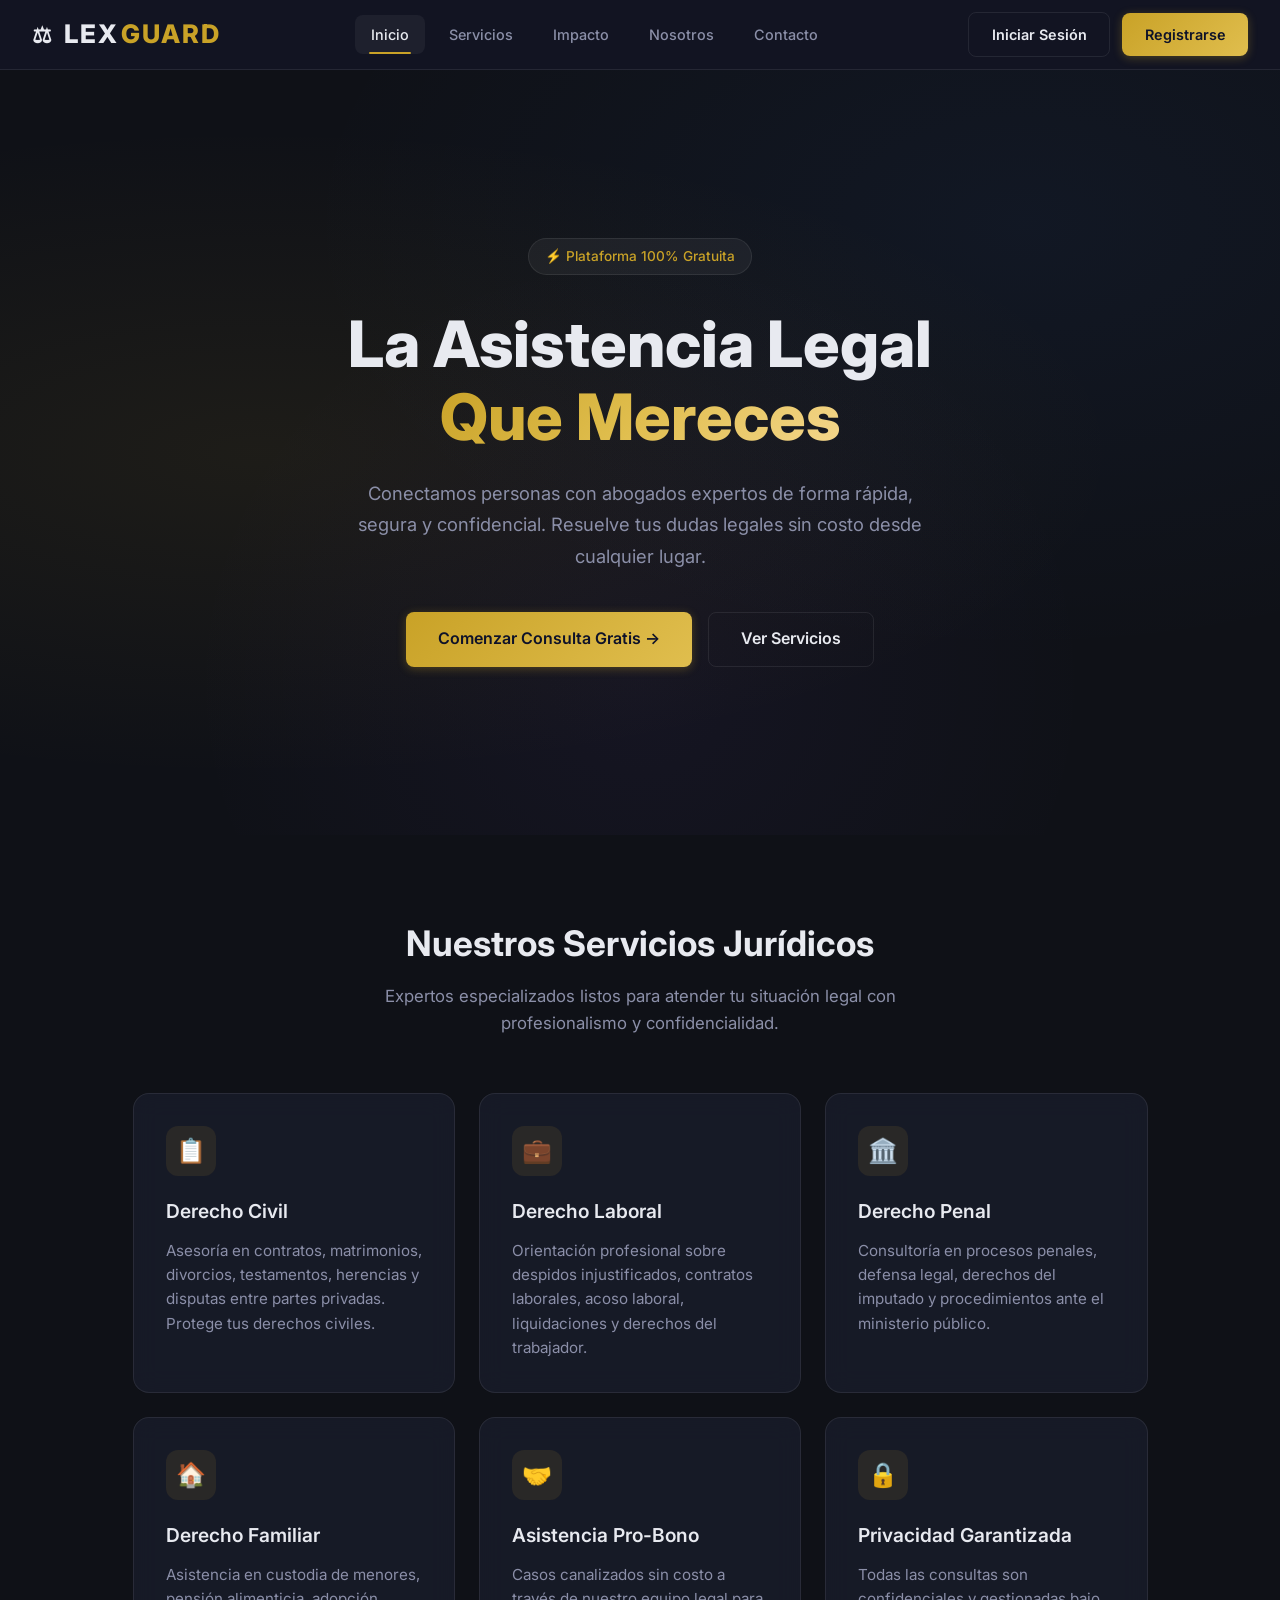
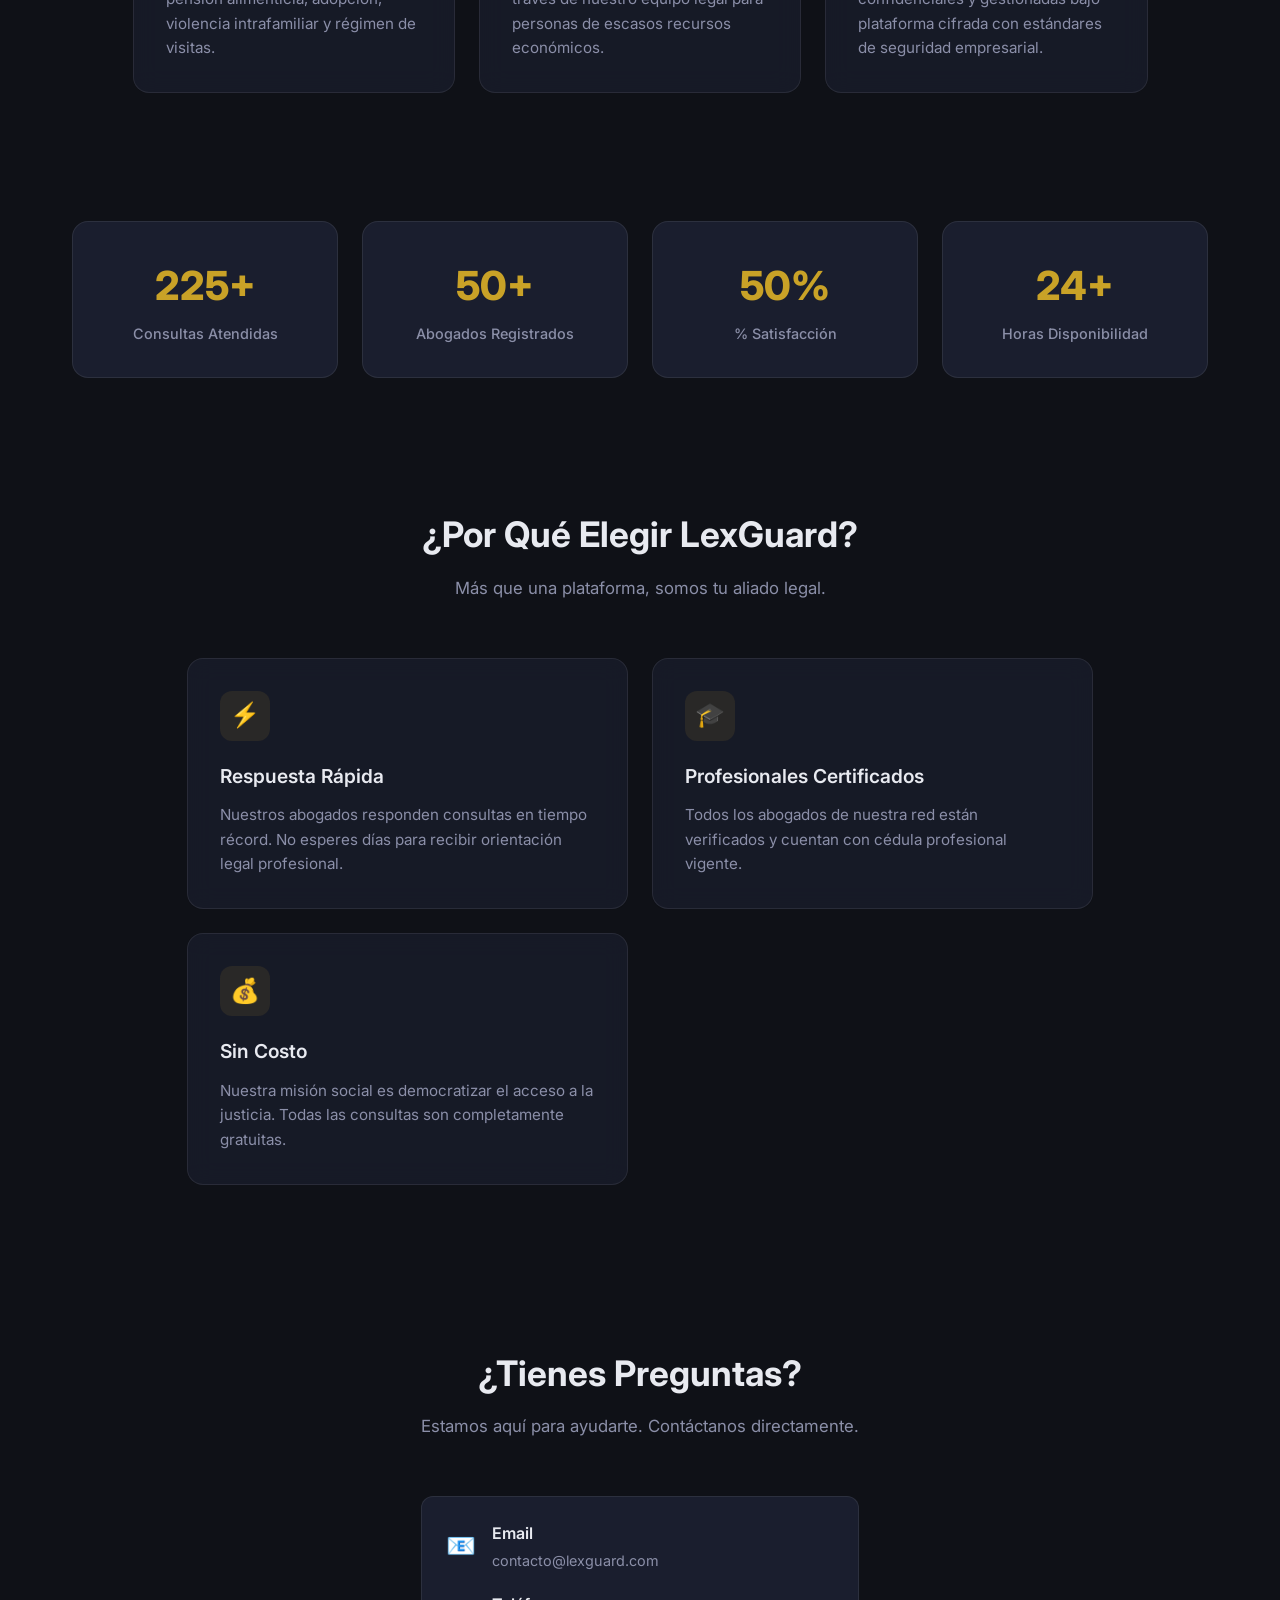
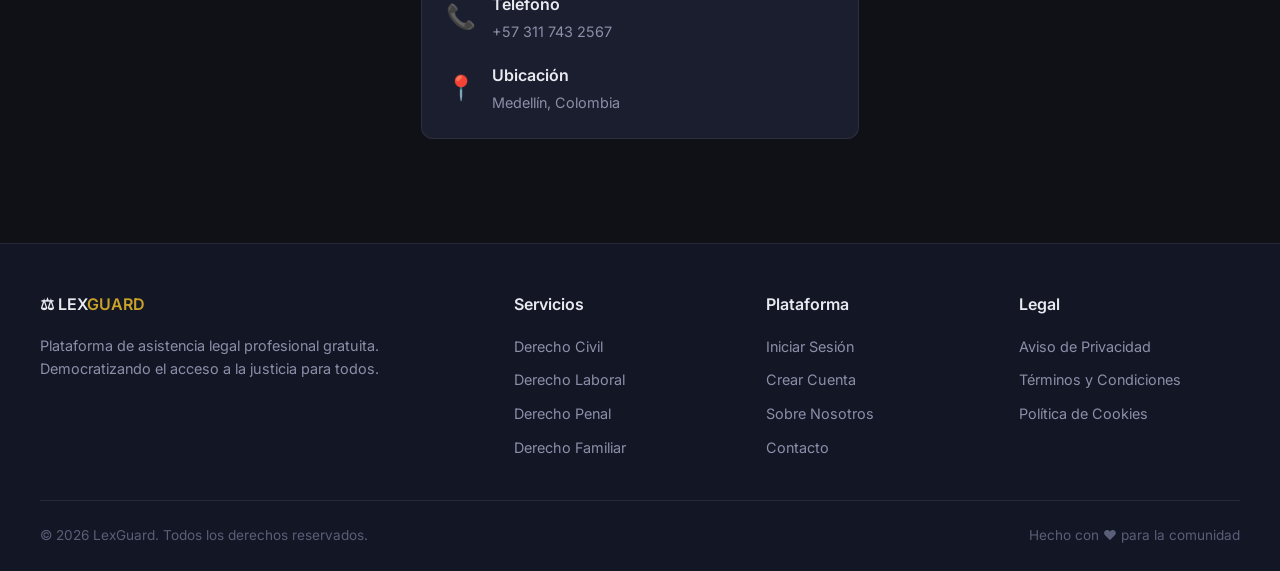
<file: src/main/resources/static/index.html>
<!DOCTYPE html>
<html lang="es">

<head>
    <meta charset="UTF-8">
    <meta name="viewport" content="width=device-width, initial-scale=1.0">
    <meta name="description"
        content="LexGuard — Plataforma de asistencia legal profesional gratuita. Consulta a expertos en derecho civil, laboral y penal desde la comodidad de tu hogar.">
    <title>LexGuard | Asistencia Legal Profesional Gratuita</title>
    <link rel="stylesheet" href="css/style.css">
</head>

<body>

    <nav class="navbar" id="mainNavbar">
        <a href="index.html" class="logo">LEX<span>GUARD</span></a>

        <div class="hamburger" id="hamburgerBtn" onclick="toggleMenu()">
            <span></span><span></span><span></span>
        </div>

        <div class="nav-links" id="navLinks">
            <a href="#inicio" class="active">Inicio</a>
            <a href="#servicios">Servicios</a>
            <a href="#estadisticas">Impacto</a>
            <a href="#nosotros">Nosotros</a>
            <a href="#contacto">Contacto</a>
        </div>

        <div class="auth-buttons" id="authSection">
            <a href="login.html" class="btn btn-outline">Iniciar Sesión</a>
            <a href="registro.html" class="btn btn-primary">Registrarse</a>
        </div>
    </nav>

    <section class="hero" id="inicio">
        <div class="hero-content">
            <div class="hero-badge">
                ⚡ Plataforma 100% Gratuita
            </div>
            <h1>
                La Asistencia Legal<br>
                <span class="gradient-text">Que Mereces</span>
            </h1>
            <p>Conectamos personas con abogados expertos de forma rápida, segura y confidencial. Resuelve tus dudas
                legales sin costo desde cualquier lugar.</p>
            <div class="hero-buttons">
                <a href="registro.html" class="btn btn-primary">Comenzar Consulta Gratis →</a>
                <a href="#servicios" class="btn btn-outline">Ver Servicios</a>
            </div>
        </div>
    </section>

    <section class="section" id="servicios">
        <div class="section-header">
            <h2>Nuestros Servicios Jurídicos</h2>
            <p>Expertos especializados listos para atender tu situación legal con profesionalismo y confidencialidad.
            </p>
        </div>
        <div class="services-grid">
            <div class="service-card">
                <div class="service-icon">📋</div>
                <h3>Derecho Civil</h3>
                <p>Asesoría en contratos, matrimonios, divorcios, testamentos, herencias y disputas entre partes
                    privadas. Protege tus derechos civiles.</p>
            </div>
            <div class="service-card">
                <div class="service-icon">💼</div>
                <h3>Derecho Laboral</h3>
                <p>Orientación profesional sobre despidos injustificados, contratos laborales, acoso laboral,
                    liquidaciones y derechos del trabajador.</p>
            </div>
            <div class="service-card">
                <div class="service-icon">🏛️</div>
                <h3>Derecho Penal</h3>
                <p>Consultoría en procesos penales, defensa legal, derechos del imputado y procedimientos ante el
                    ministerio público.</p>
            </div>
            <div class="service-card">
                <div class="service-icon">🏠</div>
                <h3>Derecho Familiar</h3>
                <p>Asistencia en custodia de menores, pensión alimenticia, adopción, violencia intrafamiliar y régimen
                    de visitas.</p>
            </div>
            <div class="service-card">
                <div class="service-icon">🤝</div>
                <h3>Asistencia Pro-Bono</h3>
                <p>Casos canalizados sin costo a través de nuestro equipo legal para personas de escasos recursos
                    económicos.</p>
            </div>
            <div class="service-card">
                <div class="service-icon">🔒</div>
                <h3>Privacidad Garantizada</h3>
                <p>Todas las consultas son confidenciales y gestionadas bajo plataforma cifrada con estándares de
                    seguridad empresarial.</p>
            </div>
        </div>
    </section>

    <section id="estadisticas">
        <div class="stats-bar">
            <div class="stat-item">
                <div class="stat-number" data-target="500">0</div>
                <div class="stat-label">Consultas Atendidas</div>
            </div>
            <div class="stat-item">
                <div class="stat-number" data-target="120">0</div>
                <div class="stat-label">Abogados Registrados</div>
            </div>
            <div class="stat-item">
                <div class="stat-number" data-target="95">0</div>
                <div class="stat-label">% Satisfacción</div>
            </div>
            <div class="stat-item">
                <div class="stat-number" data-target="24">0</div>
                <div class="stat-label">Horas Disponibilidad</div>
            </div>
        </div>
    </section>

    
    <section class="section" id="nosotros">
        <div class="section-header">
            <h2>¿Por Qué Elegir LexGuard?</h2>
            <p>Más que una plataforma, somos tu aliado legal.</p>
        </div>
        <div class="services-grid">
            <div class="service-card">
                <div class="service-icon">⚡</div>
                <h3>Respuesta Rápida</h3>
                <p>Nuestros abogados responden consultas en tiempo récord. No esperes días para recibir orientación
                    legal profesional.</p>
            </div>
            <div class="service-card">
                <div class="service-icon">🎓</div>
                <h3>Profesionales Certificados</h3>
                <p>Todos los abogados de nuestra red están verificados y cuentan con cédula profesional vigente.</p>
            </div>
            <div class="service-card">
                <div class="service-icon">💰</div>
                <h3>Sin Costo</h3>
                <p>Nuestra misión social es democratizar el acceso a la justicia. Todas las consultas son completamente
                    gratuitas.</p>
            </div>
        </div>
    </section>

    
    <section class="section" id="contacto">
        <div class="section-header">
            <h2>¿Tienes Preguntas?</h2>
            <p>Estamos aquí para ayudarte. Contáctanos directamente.</p>
        </div>
        <div style="max-width: 500px; margin: 0 auto;">
            <div class="card">
                <div style="display: grid; gap: 1.25rem;">
                    <div style="display: flex; align-items: center; gap: 1rem;">
                        <span style="font-size: 1.5rem;">📧</span>
                        <div>
                            <div style="font-weight: 600; margin-bottom: 0.15rem;">Email</div>
                            <div style="color: var(--text-secondary); font-size: 0.9rem;">contacto@lexguard.com</div>
                        </div>
                    </div>
                    <div style="display: flex; align-items: center; gap: 1rem;">
                        <span style="font-size: 1.5rem;">📞</span>
                        <div>
                            <div style="font-weight: 600; margin-bottom: 0.15rem;">Teléfono</div>
                            <div style="color: var(--text-secondary); font-size: 0.9rem;">+57 311 743 2567</div>
                        </div>
                    </div>
                    <div style="display: flex; align-items: center; gap: 1rem;">
                        <span style="font-size: 1.5rem;">📍</span>
                        <div>
                            <div style="font-weight: 600; margin-bottom: 0.15rem;">Ubicación</div>
                            <div style="color: var(--text-secondary); font-size: 0.9rem;">Medellín, Colombia</div>
                        </div>
                    </div>
                </div>
            </div>
        </div>
    </section>

    <footer class="footer">
        <div class="footer-grid">
            <div class="footer-col">
                <h4>⚖ LEX<span style="color: var(--accent);">GUARD</span></h4>
                <p>Plataforma de asistencia legal profesional gratuita. Democratizando el acceso a la justicia para
                    todos.</p>
            </div>
            <div class="footer-col">
                <h4>Servicios</h4>
                <ul>
                    <li><a href="#servicios">Derecho Civil</a></li>
                    <li><a href="#servicios">Derecho Laboral</a></li>
                    <li><a href="#servicios">Derecho Penal</a></li>
                    <li><a href="#servicios">Derecho Familiar</a></li>
                </ul>
            </div>
            <div class="footer-col">
                <h4>Plataforma</h4>
                <ul>
                    <li><a href="login.html">Iniciar Sesión</a></li>
                    <li><a href="registro.html">Crear Cuenta</a></li>
                    <li><a href="#nosotros">Sobre Nosotros</a></li>
                    <li><a href="#contacto">Contacto</a></li>
                </ul>
            </div>
            <div class="footer-col">
                <h4>Legal</h4>
                <ul>
                    <li><a href="#">Aviso de Privacidad</a></li>
                    <li><a href="#">Términos y Condiciones</a></li>
                    <li><a href="#">Política de Cookies</a></li>
                </ul>
            </div>
        </div>
        <div class="footer-bottom">
            <span>© 2026 LexGuard. Todos los derechos reservados.</span>
            <span>Hecho con ❤️ para la comunidad</span>
        </div>
    </footer>

    <script src="js/auth.js"></script>
    <script>
        // --- Auth-aware navbar ---
        document.addEventListener("DOMContentLoaded", () => {
            if (auth.isAuthenticated()) {
                const user = auth.getUser();
                document.getElementById('authSection').innerHTML = `
                    <span style="color: var(--text-secondary); font-size: 0.9rem;">Hola, <strong style="color: var(--text-primary);">${user.nombre || 'Usuario'}</strong></span>
                    <a href="dashboard.html" class="btn btn-primary">Mi Panel</a>
                    <button class="btn btn-outline" onclick="logout()">Salir</button>
                `;
            }
        });

        // --- Hamburger Menu ---
        function toggleMenu() {
            document.getElementById('navLinks').classList.toggle('open');
            document.getElementById('hamburgerBtn').classList.toggle('active');
        }

        // Close menu on link click (mobile)
        document.querySelectorAll('.nav-links a').forEach(link => {
            link.addEventListener('click', () => {
                document.getElementById('navLinks').classList.remove('open');
                document.getElementById('hamburgerBtn').classList.remove('active');
            });
        });

        // --- Stat Counter Animation ---
        const statNumbers = document.querySelectorAll('.stat-number[data-target]');
        const observerOptions = { threshold: 0.5 };
        const statsObserver = new IntersectionObserver((entries) => {
            entries.forEach(entry => {
                if (entry.isIntersecting) {
                    const el = entry.target;
                    const target = parseInt(el.getAttribute('data-target'));
                    let current = 0;
                    const increment = Math.ceil(target / 60);
                    const suffix = el.closest('.stat-item').querySelector('.stat-label').textContent.includes('%') ? '%' : '+';
                    const timer = setInterval(() => {
                        current += increment;
                        if (current >= target) {
                            current = target;
                            clearInterval(timer);
                        }
                        el.textContent = current + suffix;
                    }, 25);
                    statsObserver.unobserve(el);
                }
            });
        }, observerOptions);

        statNumbers.forEach(num => statsObserver.observe(num));

        // --- Active nav link on scroll ---
        const sections = document.querySelectorAll('section[id]');
        window.addEventListener('scroll', () => {
            const scrollY = window.scrollY + 100;
            sections.forEach(sec => {
                const top = sec.offsetTop;
                const height = sec.offsetHeight;
                const id = sec.getAttribute('id');
                const link = document.querySelector(`.nav-links a[href="#${id}"]`);
                if (link) {
                    if (scrollY >= top && scrollY < top + height) {
                        document.querySelectorAll('.nav-links a').forEach(a => a.classList.remove('active'));
                        link.classList.add('active');
                    }
                }
            });
        });
    </script>
</body>

</html>
</file>
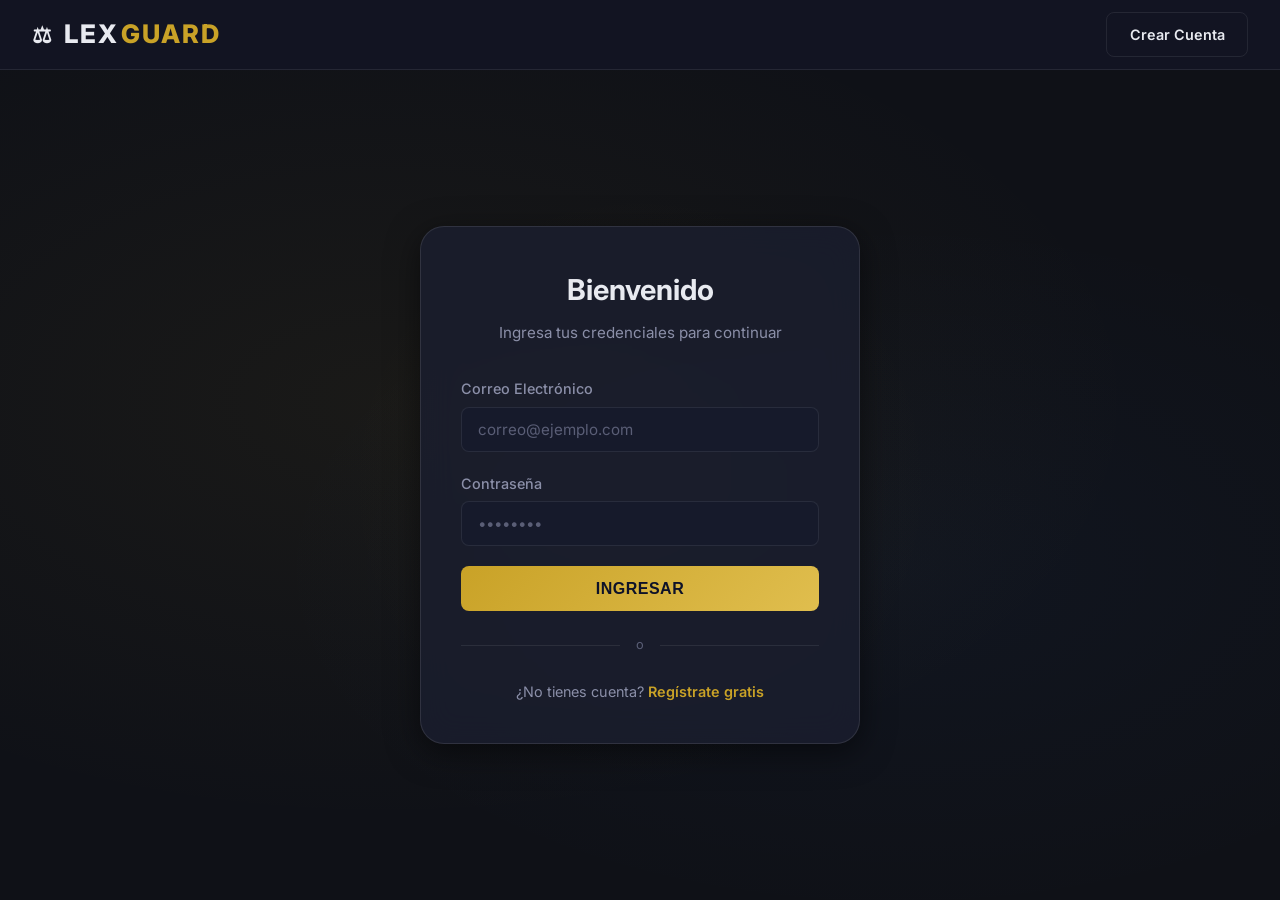
<file: src/main/resources/static/admin.html>
<!DOCTYPE html>
<html lang="es">
<head>
    <meta charset="UTF-8">
    <meta name="viewport" content="width=device-width, initial-scale=1.0">
    <meta name="description" content="Panel de Administración LexGuard — Gestión de usuarios y consultas.">
    <title>Administración | LexGuard</title>
    <link rel="stylesheet" href="css/style.css">
</head>
<body>

    <nav class="navbar">
        <a href="index.html" class="logo">LEX<span>GUARD</span></a>
        <div style="display: flex; align-items: center; gap: 1rem;">
            <button class="btn btn-outline btn-sm" onclick="logout()">Cerrar Sesión</button>
        </div>
    </nav>

    <div class="dashboard-wrapper">

        <aside class="sidebar">
            <div class="sidebar-profile">
                <div class="profile-name" id="sidebarName">Admin</div>
                <div class="profile-role">ADMINISTRADOR</div>
            </div>
            <ul class="sidebar-menu">
                <li><a href="#" class="active" onclick="switchAdminView('stats', this)"><span class="menu-icon">📊</span> Estadísticas</a></li>
                <li><a href="#" onclick="switchAdminView('users', this)"><span class="menu-icon">👥</span> Usuarios</a></li>
                <li><a href="#" onclick="switchAdminView('queries', this)"><span class="menu-icon">📋</span> Consultas</a></li>
            </ul>
            <div class="sidebar-bottom">
                <a href="dashboard.html" style="color: var(--text-secondary); text-decoration: none; font-size: 0.85rem;">← Panel Principal</a>
            </div>
        </aside>

        
        <main class="dashboard-main">

            <div id="alertMsg" class="alert" style="display: none;"></div>

            
            <div id="viewStats" class="admin-view">
                <div class="page-header">
                    <h1>Estadísticas del Sistema</h1>
                    <p>Visión general del estado de la plataforma</p>
                </div>
                <div class="stats-grid">
                    <div class="stat-card">
                        <div class="stat-icon">👥</div>
                        <div class="stat-value" id="sTotalUsers">-</div>
                        <div class="stat-label">Total Usuarios</div>
                    </div>
                    <div class="stat-card">
                        <div class="stat-icon">👤</div>
                        <div class="stat-value" id="sClientes">-</div>
                        <div class="stat-label">Clientes</div>
                    </div>
                    <div class="stat-card">
                        <div class="stat-icon">⚖️</div>
                        <div class="stat-value" id="sAbogados">-</div>
                        <div class="stat-label">Abogados</div>
                    </div>
                    <div class="stat-card">
                        <div class="stat-icon">🔑</div>
                        <div class="stat-value" id="sAdmins">-</div>
                        <div class="stat-label">Admins</div>
                    </div>
                </div>
                <div class="stats-grid" style="margin-top: 0;">
                    <div class="stat-card">
                        <div class="stat-icon">📝</div>
                        <div class="stat-value" id="sTotalConsultas">-</div>
                        <div class="stat-label">Total Consultas</div>
                    </div>
                    <div class="stat-card">
                        <div class="stat-icon">⏳</div>
                        <div class="stat-value" id="sPendientes">-</div>
                        <div class="stat-label">Pendientes</div>
                    </div>
                    <div class="stat-card">
                        <div class="stat-icon">✅</div>
                        <div class="stat-value" id="sResueltas">-</div>
                        <div class="stat-label">Resueltas</div>
                    </div>
                </div>
            </div>


            <div id="viewUsers" class="admin-view" style="display:none;">
                <div class="page-header">
                    <h1>Gestión de Usuarios</h1>
                    <p>Administra las cuentas y roles de la plataforma</p>
                </div>
                <div class="card">
                    <div class="card-header">
                        <h3>Usuarios Registrados</h3>
                    </div>
                    <div class="table-wrapper">
                        <table class="data-table" id="usersTable">
                            <thead>
                                <tr>
                                    <th>ID</th>
                                    <th>Nombre</th>
                                    <th>Email</th>
                                    <th>Rol</th>
                                    <th>Acciones</th>
                                </tr>
                            </thead>
                            <tbody id="usersBody">
                                <tr><td colspan="5" style="text-align:center; padding: 2rem; color: var(--text-secondary);">Cargando...</td></tr>
                            </tbody>
                        </table>
                    </div>
                </div>
            </div>


            <div id="viewQueries" class="admin-view" style="display:none;">
                <div class="page-header">
                    <h1>Todas las Consultas</h1>
                    <p>Registro completo de consultas legales</p>
                </div>
                <div class="card">
                    <div class="card-header">
                        <h3>Consultas del Sistema</h3>
                        <div style="display: flex; gap: 0.5rem;">
                            <button class="btn btn-sm btn-outline filter-btn active" onclick="filterAdminQ('TODAS', this)">Todas</button>
                            <button class="btn btn-sm btn-outline filter-btn" onclick="filterAdminQ('PENDIENTE', this)">Pendientes</button>
                            <button class="btn btn-sm btn-outline filter-btn" onclick="filterAdminQ('RESUELTA', this)">Resueltas</button>
                        </div>
                    </div>
                    <div class="table-wrapper">
                        <table class="data-table">
                            <thead>
                                <tr>
                                    <th>ID</th>
                                    <th>Título</th>
                                    <th>Estado</th>
                                    <th>Cliente</th>
                                    <th>Fecha</th>
                                    <th>Acciones</th>
                                </tr>
                            </thead>
                            <tbody id="queriesBody">
                                <tr><td colspan="6" style="text-align:center; padding: 2rem; color: var(--text-secondary);">Cargando...</td></tr>
                            </tbody>
                        </table>
                    </div>
                </div>
            </div>

        </main>
    </div>

    <script src="js/auth.js"></script>
    <script src="js/api.js"></script>
    <script>
        // Protect: only ADMIN
        auth.protectRoute();
        const user = auth.getUser();
        if (user.rol !== 'ADMIN') {
            window.location.href = 'dashboard.html';
        }
        document.getElementById('sidebarName').textContent = user.nombre || 'Admin';

        let allUsers = [];
        let allQueries = [];

        function switchAdminView(view, linkEl) {
            document.querySelectorAll('.admin-view').forEach(v => v.style.display = 'none');
            document.getElementById('view' + view.charAt(0).toUpperCase() + view.slice(1)).style.display = 'block';
            document.querySelectorAll('.sidebar-menu a').forEach(a => a.classList.remove('active'));
            if (linkEl) linkEl.classList.add('active');

            if (view === 'stats') loadStats();
            if (view === 'users') loadUsers();
            if (view === 'queries') loadQueries();
        }

        async function loadStats() {
            const uStats = await fetchApi('/usuarios/stats', { method: 'GET' });
            if (uStats && !uStats.isError) {
                document.getElementById('sTotalUsers').textContent = uStats.totalUsuarios || 0;
                document.getElementById('sClientes').textContent = uStats.clientes || 0;
                document.getElementById('sAbogados').textContent = uStats.abogados || 0;
                document.getElementById('sAdmins').textContent = uStats.admins || 0;
            }
            const cStats = await fetchApi('/consultas/estadisticas', { method: 'GET' });
            if (cStats && !cStats.isError) {
                document.getElementById('sTotalConsultas').textContent = cStats.totalConsultas || 0;
                document.getElementById('sPendientes').textContent = cStats.pendientes || 0;
                document.getElementById('sResueltas').textContent = cStats.resueltas || 0;
            }
        }

        async function loadUsers() {
            const users = await fetchApi('/usuarios', { method: 'GET' });
            if (users && !users.isError) {
                allUsers = users;
                renderUsersTable(users);
            }
        }

        function renderUsersTable(users) {
            const tbody = document.getElementById('usersBody');
            if (!users || users.length === 0) {
                tbody.innerHTML = '<tr><td colspan="5" style="text-align:center; padding: 2rem; color: var(--text-secondary);">No hay usuarios</td></tr>';
                return;
            }
            tbody.innerHTML = users.map(u => `
                <tr>
                    <td>#${u.id}</td>
                    <td style="font-weight: 600;">${escapeHtml(u.nombreCompleto)}</td>
                    <td style="color: var(--text-secondary);">${escapeHtml(u.email)}</td>
                    <td>
                        <select onchange="changeRole(${u.id}, this.value)" style="background: var(--bg-input); color: var(--text-primary); border: 1px solid var(--glass-border); border-radius: 6px; padding: 0.3rem 0.5rem; font-size: 0.8rem; cursor: pointer;">
                            <option value="CLIENTE" ${u.rol === 'CLIENTE' ? 'selected' : ''}>Cliente</option>
                            <option value="ABOGADO" ${u.rol === 'ABOGADO' ? 'selected' : ''}>Abogado</option>
                            <option value="ADMIN" ${u.rol === 'ADMIN' ? 'selected' : ''}>Admin</option>
                        </select>
                    </td>
                    <td>
                        <div class="table-actions">
                            <button class="btn btn-danger btn-sm" onclick="deleteUser(${u.id}, '${escapeHtml(u.nombreCompleto)}')">Eliminar</button>
                        </div>
                    </td>
                </tr>
            `).join('');
        }


        async function changeRole(userId, newRole) {
            const res = await fetchApi(`/usuarios/${userId}/rol`, {
                method: 'PUT',
                body: JSON.stringify({ rol: newRole })
            });
            if (res && !res.isError) {
                showAdminAlert('Rol actualizado exitosamente.', 'success');
            } else {
                showAdminAlert('Error al cambiar el rol.', 'danger');
                loadUsers();
            }
        }

        // ===== DELETE USER =====
        async function deleteUser(userId, nombre) {
            if (!confirm(`¿Estás seguro de eliminar a "${nombre}"? Esta acción no se puede deshacer.`)) return;

            const res = await fetchApi(`/usuarios/${userId}`, { method: 'DELETE' });
            if (res && !res.isError) {
                showAdminAlert('Usuario eliminado exitosamente.', 'success');
                loadUsers();
                loadStats();
            } else {
                showAdminAlert('Error al eliminar el usuario.', 'danger');
            }
        }

        async function loadQueries() {
            const queries = await fetchApi('/consultas/todas', { method: 'GET' });
            if (queries && !queries.isError) {
                const content = queries.content || [];
                allQueries = content;
                renderQueriesTable(content);
            }
        }

        function renderQueriesTable(queries) {
            const tbody = document.getElementById('queriesBody');
            if (!queries || queries.length === 0) {
                tbody.innerHTML = '<tr><td colspan="6" style="text-align:center; padding: 2rem; color: var(--text-secondary);">No hay consultas</td></tr>';
                return;
            }
            const sorted = [...queries].sort((a, b) => b.id - a.id);
            tbody.innerHTML = sorted.map(q => {
                const badgeClass = q.estado === 'RESUELTA' ? 'resuelta' : 'pendiente';
                
                let accionHTML = '';
                if (q.estadoAceptacion !== 'ACEPTADA' && q.estado !== 'RESUELTA') {
                    const abogados = allUsers.filter(u => u.rol === 'ABOGADO');
                    const options = abogados.map(a => `<option value="${a.id}">${escapeHtml(a.nombreCompleto)}</option>`).join('');
                    accionHTML = `
                        <div style="display:flex; gap:0.5rem; align-items:center;">
                            <select id="asig-${q.id}" style="padding: 0.2rem; border: 1px solid var(--border); border-radius:4px; font-size:0.8rem; background: var(--bg-input); color: var(--text-primary); height:28px;">
                                <option value="">Abogado...</option>
                                ${options}
                            </select>
                            <button class="btn btn-sm btn-primary" style="padding: 0.2rem 0.5rem;" onclick="asignarAbogado(${q.id})">Asignar</button>
                        </div>`;
                } else if (q.estadoAceptacion === 'ACEPTADA') {
                    accionHTML = `<span style="font-size:0.8rem; color: var(--text-secondary);">Asignado a #${q.abogadoAsignadoId || '?'}</span>`;
                }
                
                return `
                    <tr>
                        <td>#${q.id}</td>
                        <td style="font-weight: 500; max-width: 300px; overflow: hidden; text-overflow: ellipsis;">${escapeHtml(q.titulo)}</td>
                        <td><span class="badge ${badgeClass}">${q.estado}</span></td>
                        <td style="color: var(--text-secondary);">${q.usuario ? escapeHtml(q.usuario.nombreCompleto) : '—'}</td>
                        <td style="color: var(--text-muted); font-size: 0.85rem;">${new Date(q.fechaCreacion).toLocaleDateString('es-MX')}</td>
                        <td>${accionHTML}</td>
                    </tr>`;
            }).join('');
        }

        function filterAdminQ(estado, btnEl) {
            document.querySelectorAll('#viewQueries .filter-btn').forEach(b => b.classList.remove('active'));
            btnEl.classList.add('active');
            const filtered = estado === 'TODAS' ? allQueries : allQueries.filter(q => q.estado === estado);
            renderQueriesTable(filtered);
        }

        // ===== ASIGNAR ABOGADO =====
        async function asignarAbogado(consultaId) {
            const asigSelect = document.getElementById(`asig-${consultaId}`);
            if (!asigSelect || !asigSelect.value) {
                showAdminAlert('Selecciona un abogado primero.', 'danger');
                return;
            }
            const payload = { abogadoId: parseInt(asigSelect.value) };
            const res = await fetchApi(`/consultas/${consultaId}/asignar`, {
                method: 'PUT',
                body: JSON.stringify(payload)
            });
            
            if (res && !res.isError) {
                showAdminAlert('Abogado asignado con éxito.', 'success');
                loadQueries();
                loadStats();
            } else {
                showAdminAlert(res.error?.error || 'Error al asignar abogado', 'danger');
            }
        }

        // ===== UTILS =====
        function showAdminAlert(msg, type) {
            const alert = document.getElementById('alertMsg');
            alert.textContent = msg;
            alert.className = `alert alert-${type}`;
            alert.style.display = 'block';
            setTimeout(() => alert.style.display = 'none', 4000);
        }

        function escapeHtml(text) {
            if (!text) return '';
            const div = document.createElement('div');
            div.textContent = text;
            return div.innerHTML;
        }

        // INIT
        loadStats();
    </script>
</body>
</html>
</file>
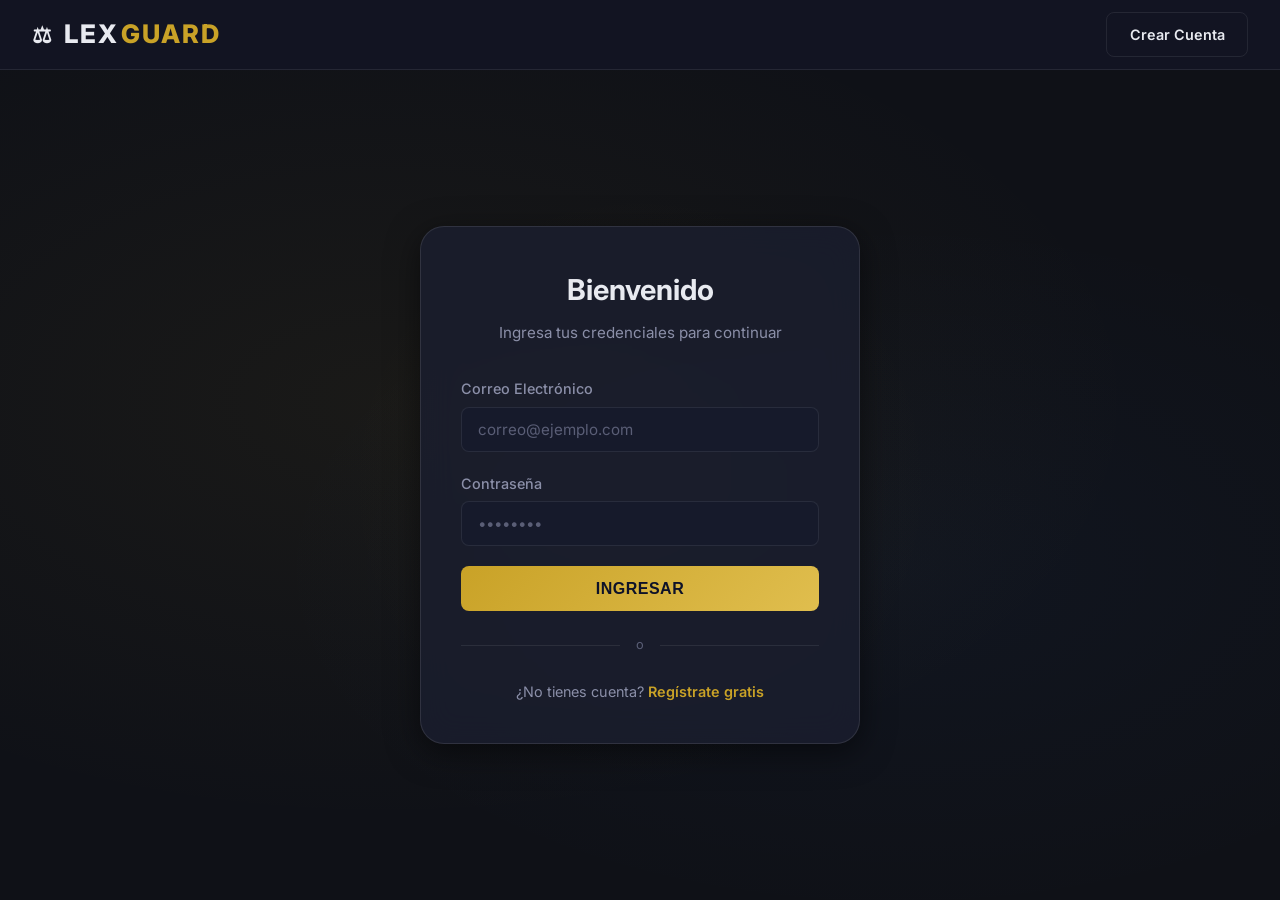
<file: src/main/resources/static/login.html>
<!DOCTYPE html>
<html lang="es">
<head>
    <meta charset="UTF-8">
    <meta name="viewport" content="width=device-width, initial-scale=1.0">
    <meta name="description" content="Inicia sesión en tu cuenta de LexGuard para acceder a consultas legales profesionales.">
    <title>Iniciar Sesión | LexGuard</title>
    <link rel="stylesheet" href="css/style.css">
    <style>
        .login-visual {
            position: absolute;
            top: 50%;
            left: 50%;
            transform: translate(-50%, -50%);
            width: 600px;
            height: 600px;
            border-radius: 50%;
            background: radial-gradient(circle, rgba(201, 162, 39, 0.04) 0%, transparent 70%);
            pointer-events: none;
            animation: breathe 6s ease-in-out infinite;
        }
        @keyframes breathe {
            0%, 100% { transform: translate(-50%, -50%) scale(1); opacity: 0.5; }
            50% { transform: translate(-50%, -50%) scale(1.15); opacity: 1; }
        }
        .divider-line {
            display: flex;
            align-items: center;
            gap: 1rem;
            margin: 1.5rem 0;
            color: var(--text-muted);
            font-size: 0.8rem;
        }
        .divider-line::before,
        .divider-line::after {
            content: '';
            flex: 1;
            height: 1px;
            background: var(--glass-border);
        }
    </style>
</head>
<body>

    <nav class="navbar">
        <a href="index.html" class="logo">LEX<span>GUARD</span></a>
        <div class="auth-buttons">
            <a href="registro.html" class="btn btn-outline">Crear Cuenta</a>
        </div>
    </nav>

    <div class="auth-container">
        <div class="login-visual"></div>
        <div class="glass-card">
            <h2>Bienvenido</h2>
            <p>Ingresa tus credenciales para continuar</p>

            <div id="alertMessage" class="alert"></div>

            <form id="loginForm">
                <div class="form-group">
                    <label for="email">Correo Electrónico</label>
                    <input type="email" id="email" required placeholder="correo@ejemplo.com" autocomplete="email">
                </div>
                <div class="form-group">
                    <label for="password">Contraseña</label>
                    <input type="password" id="password" required placeholder="••••••••" autocomplete="current-password">
                </div>

                <button type="submit" class="btn-block" id="btnSubmit">
                    INGRESAR
                </button>
            </form>

            <div class="divider-line">o</div>

            <div class="auth-links">
                ¿No tienes cuenta? <a href="registro.html">Regístrate gratis</a>
            </div>
        </div>
    </div>

    <script src="js/auth.js"></script>
    <script>
        auth.redirectIfAuthenticated();
    </script>
    <script>
        const API_URL = 'http://localhost:8080/api';

        document.getElementById('loginForm').addEventListener('submit', async (e) => {
            e.preventDefault();
            const btn = document.getElementById('btnSubmit');
            const errorAlert = document.getElementById('alertMessage');

            btn.innerHTML = '<span class="spinner"></span> Conectando...';
            btn.disabled = true;
            errorAlert.style.display = 'none';

            const payload = {
                email: document.getElementById('email').value,
                password: document.getElementById('password').value
            };

            try {
                const response = await fetch(`${API_URL}/auth/login`, {
                    method: 'POST',
                    headers: { 'Content-Type': 'application/json' },
                    body: JSON.stringify(payload)
                });

                const data = await response.json();

                if (response.ok) {
                    auth.setSession(data);
                    window.location.href = 'dashboard.html';
                } else {
                    let errText = "Credenciales inválidas";
                    if (data.mensaje && typeof data.mensaje === 'string') {
                        errText = data.mensaje;
                    } else if (data.error && typeof data.error === 'string') {
                        errText = data.error;
                    } else if (data.detalles) {
                        errText = "Validación fallida. Revisa los campos ingresados.";
                    }
                    errorAlert.innerText = errText;
                    errorAlert.className = 'alert alert-danger';
                    errorAlert.style.display = 'block';
                }
            } catch (err) {
                errorAlert.innerText = "Error de conexión con el servidor. Verifica que el backend esté activo.";
                errorAlert.className = 'alert alert-danger';
                errorAlert.style.display = 'block';
            } finally {
                btn.innerHTML = 'INGRESAR';
                btn.disabled = false;
            }
        });
    </script>
</body>
</html>
</file>
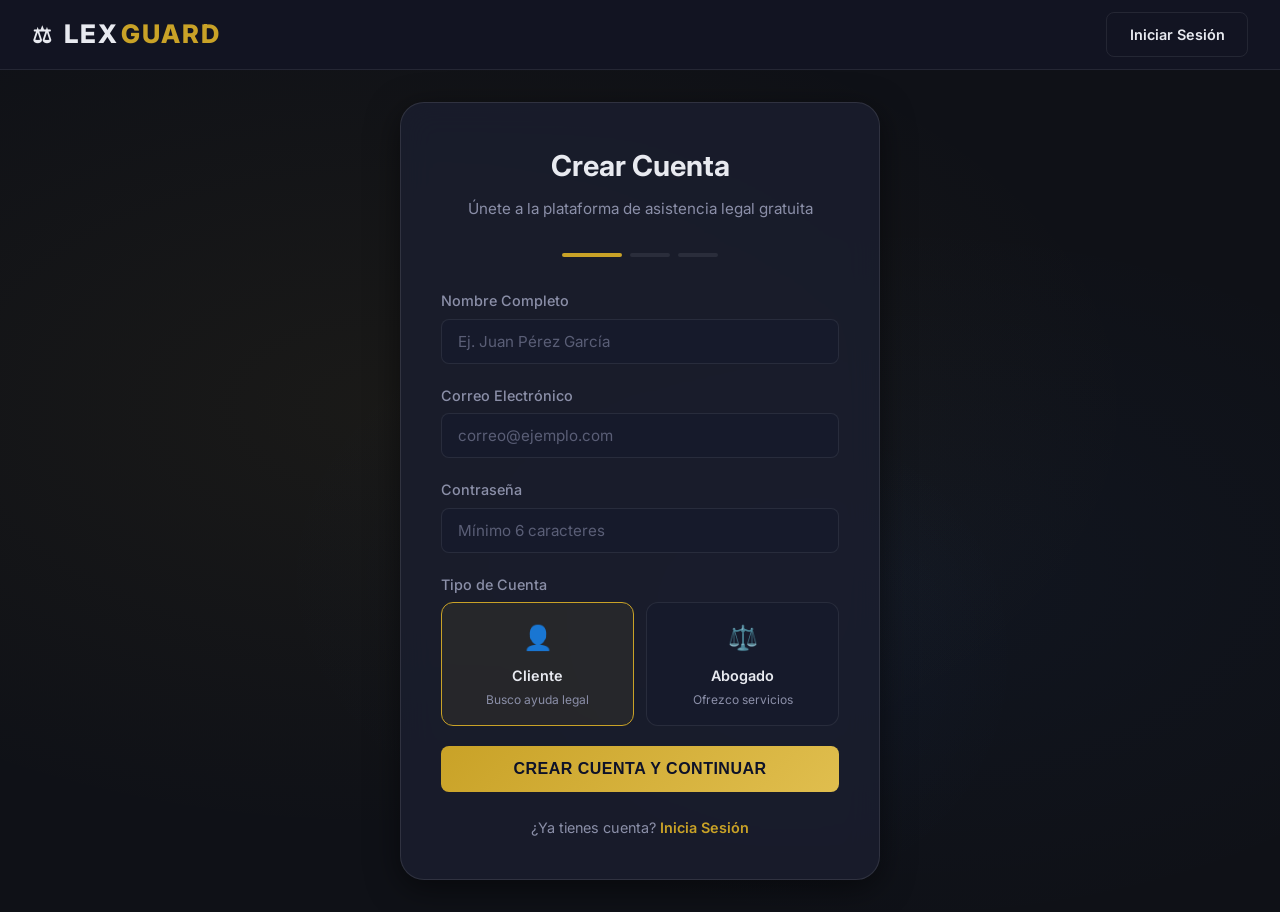
<file: src/main/resources/static/registro.html>
<!DOCTYPE html>
<html lang="es">

<head>
    <meta charset="UTF-8">
    <meta name="viewport" content="width=device-width, initial-scale=1.0">
    <meta name="description" content="Crea tu cuenta gratuita en LexGuard y accede a asistencia legal profesional.">
    <title>Crear Cuenta | LexGuard</title>
    <link rel="stylesheet" href="css/style.css">
    <style>
        .register-visual {
            position: absolute;
            top: 40%;
            right: 20%;
            width: 500px;
            height: 500px;
            border-radius: 50%;
            background: radial-gradient(circle, rgba(59, 130, 246, 0.04) 0%, transparent 70%);
            pointer-events: none;
            animation: float 8s ease-in-out infinite;
        }

        @keyframes float {

            0%,
            100% {
                transform: translateY(0);
            }

            50% {
                transform: translateY(-20px);
            }
        }

        .steps-indicator {
            display: flex;
            justify-content: center;
            gap: 0.5rem;
            margin-bottom: 2rem;
        }

        .step-dot {
            width: 40px;
            height: 4px;
            border-radius: 2px;
            background: var(--glass-border);
            transition: var(--transition);
        }

        .step-dot.active {
            background: var(--accent);
            width: 60px;
        }

        .role-selector {
            display: grid;
            grid-template-columns: 1fr 1fr;
            gap: 0.75rem;
            margin-bottom: 0.5rem;
        }

        .role-option {
            padding: 1rem;
            border: 1.5px solid var(--glass-border);
            border-radius: var(--radius-md);
            cursor: pointer;
            text-align: center;
            transition: var(--transition);
            background: var(--bg-input);
        }

        .role-option:hover {
            border-color: rgba(201, 162, 39, 0.3);
        }

        .role-option.selected {
            border-color: var(--accent);
            background: rgba(201, 162, 39, 0.08);
        }

        .role-option .role-icon {
            font-size: 1.5rem;
            margin-bottom: 0.4rem;
        }

        .role-option .role-title {
            font-weight: 600;
            font-size: 0.9rem;
            color: var(--text-primary);
            margin-bottom: 0.2rem;
        }

        .role-option .role-desc {
            font-size: 0.75rem;
            color: var(--text-secondary);
        }

        .field-error {
            color: #fca5a5;
            font-size: 0.8rem;
            margin-top: 0.3rem;
            display: none;
        }

        #especialidadGroup {
            display: none;
            margin-bottom: 1.25rem;
        }

        #especialidadGroup.show {
            display: block;
        }
    </style>
</head>

<body>

    <nav class="navbar">
        <a href="index.html" class="logo">LEX<span>GUARD</span></a>
        <div class="auth-buttons">
            <a href="login.html" class="btn btn-outline">Iniciar Sesión</a>
        </div>
    </nav>

    <div class="auth-container">
        <div class="register-visual"></div>
        <div class="glass-card" style="max-width: 480px;">
            <h2>Crear Cuenta</h2>
            <p>Únete a la plataforma de asistencia legal gratuita</p>

            <div class="steps-indicator">
                <div class="step-dot active"></div>
                <div class="step-dot"></div>
                <div class="step-dot"></div>
            </div>

            <div id="alertMessage" class="alert"></div>

            <form id="registerForm">
                <div class="form-group">
                    <label for="nombreCompleto">Nombre Completo</label>
                    <input type="text" id="nombreCompleto" required placeholder="Ej. Juan Pérez García"
                        autocomplete="name">
                    <div class="field-error" id="err-nombre"></div>
                </div>

                <div class="form-group">
                    <label for="email">Correo Electrónico</label>
                    <input type="email" id="email" required placeholder="correo@ejemplo.com" autocomplete="email">
                    <div class="field-error" id="err-email"></div>
                </div>

                <div class="form-group">
                    <label for="password">Contraseña</label>
                    <input type="password" id="password" required placeholder="Mínimo 6 caracteres"
                        autocomplete="new-password">
                    <div class="field-error" id="err-password"></div>
                </div>

                <div class="form-group">
                    <label>Tipo de Cuenta</label>
                    <div class="role-selector">
                        <div class="role-option selected" data-role="CLIENTE">
                            <div class="role-icon">👤</div>
                            <div class="role-title">Cliente</div>
                            <div class="role-desc">Busco ayuda legal</div>
                        </div>
                        <div class="role-option" data-role="ABOGADO">
                            <div class="role-icon">⚖️</div>
                            <div class="role-title">Abogado</div>
                            <div class="role-desc">Ofrezco servicios</div>
                        </div>
                    </div>
                    <input type="hidden" id="rol" value="CLIENTE">
                </div>

                <div class="form-group" id="especialidadGroup">
                    <label for="especialidad">Área de Especialidad</label>
                    <select id="especialidad">
                        <option value="">Selecciona tu especialidad</option>
                        <option value="CIVIL">Derecho Civil</option>
                        <option value="LABORAL">Derecho Laboral</option>
                        <option value="PENAL">Derecho Penal</option>
                        <option value="FAMILIAR">Derecho Familiar</option>
                    </select>
                    <div class="field-error" id="err-especialidad"></div>
                </div>

                <button type="submit" class="btn-block" id="btnSubmit">
                    CREAR CUENTA Y CONTINUAR
                </button>
            </form>

            <div class="auth-links">
                ¿Ya tienes cuenta? <a href="login.html">Inicia Sesión</a>
            </div>
        </div>
    </div>

    <script src="js/auth.js"></script>
    <script>
        auth.redirectIfAuthenticated();

        // Asegurar que el DOM está listo
        document.addEventListener('DOMContentLoaded', function () {
            // --- Role Selector ---
            function selectRole(el) {
                const selectedRole = el.getAttribute('data-role');
                document.querySelectorAll('.role-option').forEach(opt => opt.classList.remove('selected'));
                el.classList.add('selected');
                document.getElementById('rol').value = selectedRole;

                // Mostrar/ocultar campo de especialidad
                const especialidadGroup = document.getElementById('especialidadGroup');
                const especialidadSelect = document.getElementById('especialidad');

                if (selectedRole === 'ABOGADO') {
                    especialidadGroup.classList.add('show');
                    especialidadSelect.required = true;
                } else {
                    especialidadGroup.classList.remove('show');
                    especialidadSelect.required = false;
                    especialidadSelect.value = '';
                }

                // Animate step indicator
                const dots = document.querySelectorAll('.step-dot');
                dots.forEach((d, i) => d.classList.toggle('active', i <= 2));
            }

            // Asignar la función a las opciones
            document.querySelectorAll('.role-option').forEach(option => {
                option.addEventListener('click', function () {
                    selectRole(this);
                });
            });

            // Animate steps as user fills form
            const fields = ['nombreCompleto', 'email', 'password'];
            fields.forEach((id, idx) => {
                const field = document.getElementById(id);
                if (field) {
                    field.addEventListener('input', (e) => {
                        const dots = document.querySelectorAll('.step-dot');
                        if (e.target.value.length > 0) {
                            dots[idx].classList.add('active');
                        }
                    });
                }
            });
        });
    </script>

    <script>
        const API_URL = 'http://localhost:8080/api';

        document.getElementById('registerForm').addEventListener('submit', async (e) => {
            e.preventDefault();
            const btn = document.getElementById('btnSubmit');
            const errorAlert = document.getElementById('alertMessage');

            // Clean previous validation UI
            document.querySelectorAll('.field-error').forEach(el => el.style.display = 'none');

            btn.innerHTML = '<span class="spinner"></span> Registrando...';
            btn.disabled = true;
            errorAlert.style.display = 'none';

            const payload = {
                nombreCompleto: document.getElementById('nombreCompleto').value,
                email: document.getElementById('email').value,
                password: document.getElementById('password').value,
                rol: document.getElementById('rol').value
            };

            // Agregar especialidad si es abogado
            if (payload.rol === 'ABOGADO') {
                const especialidad = document.getElementById('especialidad').value;
                if (!especialidad) {
                    const el = document.getElementById('err-especialidad');
                    el.innerText = 'Debes seleccionar una especialidad';
                    el.style.display = 'block';
                    btn.innerHTML = 'CREAR CUENTA Y CONTINUAR';
                    btn.disabled = false;
                    return;
                }
                payload.especialidad = especialidad;
            }

            try {
                const response = await fetch(`${API_URL}/auth/registro`, {
                    method: 'POST',
                    headers: { 'Content-Type': 'application/json' },
                    body: JSON.stringify(payload)
                });

                const data = await response.json();

                if (response.ok) {
                    auth.setSession(data);
                    window.location.href = 'dashboard.html';
                } else {
                    if (data.detalles) {
                        if (data.detalles.nombreCompleto) {
                            const el = document.getElementById('err-nombre');
                            el.innerText = data.detalles.nombreCompleto;
                            el.style.display = 'block';
                        }
                        if (data.detalles.email) {
                            const el = document.getElementById('err-email');
                            el.innerText = data.detalles.email;
                            el.style.display = 'block';
                        }
                        if (data.detalles.password) {
                            const el = document.getElementById('err-password');
                            el.innerText = data.detalles.password;
                            el.style.display = 'block';
                        }
                    } else if (data.mensaje) {
                        errorAlert.innerText = data.mensaje;
                        errorAlert.className = 'alert alert-danger';
                        errorAlert.style.display = 'block';
                    } else if (data.error) {
                        errorAlert.innerText = data.error;
                        errorAlert.className = 'alert alert-danger';
                        errorAlert.style.display = 'block';
                    }
                }
            } catch (err) {
                errorAlert.innerText = "Fallo de conexión. Verifica que el servidor backend esté activo.";
                errorAlert.className = 'alert alert-danger';
                errorAlert.style.display = 'block';
            } finally {
                btn.innerHTML = 'CREAR CUENTA Y CONTINUAR';
                btn.disabled = false;
            }
        });
    </script>
</body>

</html>
</file>
<file: src/main/resources/static/css/style.css>
@import url('https://fonts.googleapis.com/css2?family=Inter:wght@300;400;500;600;700;800&display=swap');

:root {
  --primary: #1a1f3d;
  --primary-light: #2a3158;
  --primary-dark: #0e1229;
  --accent: #c9a227;
  --accent-light: #e0be4e;
  --accent-glow: rgba(201, 162, 39, 0.3);

  --bg-body: #0f1117;
  --bg-card: #1a1e2e;
  --bg-card-hover: #222740;
  --bg-input: #161a2b;
  --bg-sidebar: #131625;
  --glass: rgba(255, 255, 255, 0.05);
  --glass-border: rgba(255, 255, 255, 0.08);

  --text-primary: #e8eaf0;
  --text-secondary: #8b8fa8;
  --text-muted: #5a5e76;
  --text-accent: var(--accent);

  --success: #22c55e;
  --success-bg: rgba(34, 197, 94, 0.12);
  --warning: #f59e0b;
  --warning-bg: rgba(245, 158, 11, 0.12);
  --danger: #ef4444;
  --danger-bg: rgba(239, 68, 68, 0.12);
  --info: #3b82f6;
  --info-bg: rgba(59, 130, 246, 0.12);

  --shadow-sm: 0 2px 8px rgba(0, 0, 0, 0.3);
  --shadow-md: 0 4px 16px rgba(0, 0, 0, 0.4);
  --shadow-lg: 0 8px 32px rgba(0, 0, 0, 0.5);
  --shadow-glow: 0 0 20px var(--accent-glow);

  --radius-sm: 8px;
  --radius-md: 12px;
  --radius-lg: 16px;
  --radius-xl: 24px;

  --transition-fast: 0.15s ease;
  --transition: 0.3s cubic-bezier(0.4, 0, 0.2, 1);
  --transition-slow: 0.5s cubic-bezier(0.4, 0, 0.2, 1);
}

*, *::before, *::after {
  margin: 0;
  padding: 0;
  box-sizing: border-box;
}

html {
  scroll-behavior: smooth;
}

body {
  font-family: 'Inter', -apple-system, BlinkMacSystemFont, 'Segoe UI', Roboto, sans-serif;
  background-color: var(--bg-body);
  color: var(--text-primary);
  line-height: 1.6;
  min-height: 100vh;
  display: flex;
  flex-direction: column;
  overflow-x: hidden;
}

::-webkit-scrollbar {
  width: 6px;
}
::-webkit-scrollbar-track {
  background: var(--bg-body);
}
::-webkit-scrollbar-thumb {
  background: var(--primary-light);
  border-radius: 3px;
}
::-webkit-scrollbar-thumb:hover {
  background: var(--accent);
}

.navbar {
  background: rgba(19, 22, 37, 0.85);
  backdrop-filter: blur(20px);
  -webkit-backdrop-filter: blur(20px);
  border-bottom: 1px solid var(--glass-border);
  padding: 0 2rem;
  display: flex;
  justify-content: space-between;
  align-items: center;
  height: 70px;
  position: sticky;
  top: 0;
  z-index: 1000;
  transition: var(--transition);
}

.logo {
  font-size: 1.6rem;
  font-weight: 800;
  color: var(--text-primary);
  text-decoration: none;
  letter-spacing: 2px;
  display: flex;
  align-items: center;
  gap: 2px;
}

.logo span {
  color: var(--accent);
}

.logo::before {
  content: '⚖';
  margin-right: 8px;
  font-size: 1.4rem;
}

.nav-links {
  display: flex;
  align-items: center;
  gap: 0.5rem;
}

.nav-links a {
  color: var(--text-secondary);
  text-decoration: none;
  padding: 0.5rem 1rem;
  font-weight: 500;
  font-size: 0.9rem;
  border-radius: var(--radius-sm);
  transition: var(--transition);
  position: relative;
}

.nav-links a:hover,
.nav-links a.active {
  color: var(--text-primary);
  background: var(--glass);
}

.nav-links a::after {
  content: '';
  position: absolute;
  bottom: 0;
  left: 50%;
  transform: translateX(-50%);
  width: 0;
  height: 2px;
  background: var(--accent);
  transition: var(--transition);
  border-radius: 2px;
}

.nav-links a:hover::after,
.nav-links a.active::after {
  width: 60%;
}

.auth-buttons {
  display: flex;
  align-items: center;
  gap: 0.75rem;
}

.hamburger {
  display: none;
  flex-direction: column;
  gap: 5px;
  cursor: pointer;
  padding: 5px;
  z-index: 1001;
}

.hamburger span {
  display: block;
  width: 24px;
  height: 2px;
  background: var(--text-primary);
  transition: var(--transition);
  border-radius: 2px;
}

.hamburger.active span:nth-child(1) {
  transform: rotate(45deg) translate(5px, 5px);
}
.hamburger.active span:nth-child(2) {
  opacity: 0;
}
.hamburger.active span:nth-child(3) {
  transform: rotate(-45deg) translate(5px, -5px);
}


.btn {
  padding: 0.6rem 1.4rem;
  border: none;
  border-radius: var(--radius-sm);
  cursor: pointer;
  font-size: 0.9rem;
  font-weight: 600;
  text-decoration: none;
  transition: var(--transition);
  display: inline-flex;
  align-items: center;
  justify-content: center;
  gap: 0.5rem;
  white-space: nowrap;
}

.btn-primary {
  background: linear-gradient(135deg, var(--accent), var(--accent-light));
  color: var(--primary-dark);
  box-shadow: 0 2px 10px var(--accent-glow);
  position: relative;
  overflow: hidden;
}

.btn-primary::after {
  content: '';
  position: absolute;
  top: 0;
  left: -100%;
  width: 50%;
  height: 100%;
  background: linear-gradient(90deg, transparent, rgba(255, 255, 255, 0.4), transparent);
  transition: 0s;
}

.btn-primary:hover::after {
  left: 100%;
  transition: left 0.6s ease;
}

.btn-primary:hover {
  transform: translateY(-2px);
  box-shadow: 0 6px 20px var(--accent-glow);
  filter: brightness(1.1);
}

.btn:active, .btn-block:active {
  transform: scale(0.97);
}

.btn-outline {
  background: transparent;
  border: 1.5px solid var(--glass-border);
  color: var(--text-primary);
}

.btn-outline:hover {
  border-color: var(--accent);
  color: var(--accent);
  background: rgba(201, 162, 39, 0.05);
}

.btn-danger {
  background: var(--danger);
  color: white;
}

.btn-danger:hover {
  background: #dc2626;
  transform: translateY(-1px);
}

.btn-sm {
  padding: 0.35rem 0.8rem;
  font-size: 0.8rem;
}

.btn-block {
  width: 100%;
  padding: 0.85rem;
  background: linear-gradient(135deg, var(--accent), var(--accent-light));
  color: var(--primary-dark);
  border: none;
  border-radius: var(--radius-sm);
  font-size: 1rem;
  font-weight: 700;
  cursor: pointer;
  transition: var(--transition);
  letter-spacing: 0.5px;
}

.btn-block:hover {
  transform: translateY(-2px);
  box-shadow: 0 6px 25px var(--accent-glow);
  filter: brightness(1.1);
}

.btn-block:active {
  transform: translateY(0);
}


.hero {
  position: relative;
  min-height: 85vh;
  display: flex;
  align-items: center;
  justify-content: center;
  text-align: center;
  padding: 4rem 2rem;
  overflow: hidden;
}

.hero::before {
  content: '';
  position: absolute;
  inset: 0;
  background:
    radial-gradient(ellipse at 20% 50%, rgba(201, 162, 39, 0.08) 0%, transparent 60%),
    radial-gradient(ellipse at 80% 20%, rgba(59, 130, 246, 0.06) 0%, transparent 50%),
    radial-gradient(ellipse at 50% 80%, rgba(139, 92, 246, 0.05) 0%, transparent 50%);
  animation: heroShift 15s ease-in-out infinite alternate;
}

@keyframes heroShift {
  0% { opacity: 0.8; transform: scale(1); }
  100% { opacity: 1; transform: scale(1.05); }
}

.hero-content {
  position: relative;
  z-index: 1;
  max-width: 800px;
}

.hero-badge {
  display: inline-flex;
  align-items: center;
  gap: 0.5rem;
  padding: 0.4rem 1rem;
  background: var(--glass);
  border: 1px solid var(--glass-border);
  border-radius: 50px;
  font-size: 0.85rem;
  color: var(--accent);
  font-weight: 500;
  margin-bottom: 2rem;
  animation: fadeUp 0.6s ease;
}

.hero h1 {
  font-size: clamp(2.5rem, 5vw, 4rem);
  font-weight: 800;
  line-height: 1.15;
  margin-bottom: 1.5rem;
  animation: fadeUp 0.8s ease;
}

.hero h1 .gradient-text {
  background: linear-gradient(135deg, var(--accent), var(--accent-light), #f5d78e);
  -webkit-background-clip: text;
  -webkit-text-fill-color: transparent;
  background-clip: text;
}

.hero p {
  font-size: 1.15rem;
  color: var(--text-secondary);
  max-width: 600px;
  margin: 0 auto 2.5rem;
  line-height: 1.7;
  animation: fadeUp 1s ease;
}

.hero-buttons {
  display: flex;
  gap: 1rem;
  justify-content: center;
  flex-wrap: wrap;
  animation: fadeUp 1.2s ease;
}

.hero-buttons .btn {
  padding: 0.85rem 2rem;
  font-size: 1rem;
}

@keyframes fadeUp {
  from { opacity: 0; transform: translateY(25px); }
  to { opacity: 1; transform: translateY(0); }
}


.section {
  padding: 5rem 2rem;
  max-width: 1200px;
  margin: 0 auto;
}

.section-header {
  text-align: center;
  margin-bottom: 3.5rem;
}

.section-header h2 {
  font-size: 2.2rem;
  font-weight: 700;
  margin-bottom: 0.75rem;
}

.section-header p {
  color: var(--text-secondary);
  font-size: 1.05rem;
  max-width: 550px;
  margin: 0 auto;
}


.services-grid {
  display: grid;
  grid-template-columns: repeat(auto-fit, minmax(300px, 1fr));
  gap: 1.5rem;
}

.service-card {
  background: rgba(26, 30, 46, 0.7);
  backdrop-filter: blur(12px);
  -webkit-backdrop-filter: blur(12px);
  border: 1px solid var(--glass-border);
  border-radius: var(--radius-lg);
  padding: 2rem;
  transition: var(--transition);
  position: relative;
  overflow: hidden;
}

.service-card::before {
  content: '';
  position: absolute;
  top: 0;
  left: 0;
  right: 0;
  height: 3px;
  background: linear-gradient(90deg, var(--accent), transparent);
  opacity: 0;
  transition: var(--transition);
}

.service-card:hover {
  transform: translateY(-6px) scale(1.02);
  border-color: rgba(201, 162, 39, 0.3);
  box-shadow: 0 12px 30px rgba(0,0,0,0.4), 0 0 15px var(--accent-glow);
}

.service-card:hover::before {
  opacity: 1;
}

.service-icon {
  width: 50px;
  height: 50px;
  display: flex;
  align-items: center;
  justify-content: center;
  background: rgba(201, 162, 39, 0.1);
  border-radius: var(--radius-md);
  font-size: 1.5rem;
  margin-bottom: 1.25rem;
}

.service-card h3 {
  font-size: 1.2rem;
  font-weight: 600;
  margin-bottom: 0.75rem;
  color: var(--text-primary);
}

.service-card p {
  color: var(--text-secondary);
  font-size: 0.95rem;
  line-height: 1.6;
}


.stats-bar {
  display: grid;
  grid-template-columns: repeat(auto-fit, minmax(200px, 1fr));
  gap: 1.5rem;
  padding: 3rem 2rem;
  max-width: 1200px;
  margin: 0 auto;
}

.stat-item {
  text-align: center;
  padding: 2rem 1rem;
  background: var(--bg-card);
  border: 1px solid var(--glass-border);
  border-radius: var(--radius-lg);
}

.stat-number {
  font-size: 2.5rem;
  font-weight: 800;
  color: var(--accent);
  margin-bottom: 0.25rem;
}

.stat-label {
  color: var(--text-secondary);
  font-size: 0.9rem;
  font-weight: 500;
}


.auth-container {
  flex: 1;
  display: flex;
  justify-content: center;
  align-items: center;
  padding: 2rem;
  position: relative;
  overflow: hidden;
}

.auth-container::before {
  content: '';
  position: absolute;
  inset: 0;
  background:
    radial-gradient(ellipse at 30% 40%, rgba(201, 162, 39, 0.06) 0%, transparent 60%),
    radial-gradient(ellipse at 70% 60%, rgba(59, 130, 246, 0.04) 0%, transparent 50%);
}

.glass-card {
  position: relative;
  background: rgba(26, 30, 46, 0.85);
  backdrop-filter: blur(16px);
  -webkit-backdrop-filter: blur(16px);
  border: 1px solid rgba(255, 255, 255, 0.1);
  border-radius: var(--radius-xl);
  padding: 2.5rem;
  width: 100%;
  max-width: 440px;
  box-shadow: var(--shadow-lg);
  animation: cardEnter 0.5s ease;
}

@keyframes cardEnter {
  from { opacity: 0; transform: translateY(30px) scale(0.98); }
  to { opacity: 1; transform: translateY(0) scale(1); }
}

.glass-card h2 {
  color: var(--text-primary);
  margin-bottom: 0.5rem;
  text-align: center;
  font-size: 1.8rem;
  font-weight: 700;
}

.glass-card p {
  text-align: center;
  color: var(--text-secondary);
  margin-bottom: 2rem;
  font-size: 0.95rem;
}


.form-group {
  margin-bottom: 1.25rem;
}

.form-group label {
  display: block;
  margin-bottom: 0.4rem;
  font-weight: 500;
  font-size: 0.9rem;
  color: var(--text-secondary);
}

.form-group input,
.form-group select,
.form-group textarea {
  width: 100%;
  padding: 0.75rem 1rem;
  background: var(--bg-input);
  border: 1.5px solid var(--glass-border);
  border-radius: var(--radius-sm);
  font-size: 0.95rem;
  color: var(--text-primary);
  font-family: inherit;
  transition: var(--transition);
}

.form-group input::placeholder,
.form-group textarea::placeholder {
  color: var(--text-muted);
}

.form-group input:focus,
.form-group select:focus,
.form-group textarea:focus {
  outline: none;
  border-color: var(--accent);
  box-shadow: 0 0 0 3px var(--accent-glow);
  background: rgba(22, 26, 43, 0.8);
}

.form-group select {
  cursor: pointer;
  appearance: none;
  background-image: url("data:image/svg+xml,%3Csvg xmlns='http://www.w3.org/2000/svg' width='12' height='12' fill='%238b8fa8' viewBox='0 0 16 16'%3E%3Cpath d='M8 11L3 6h10l-5 5z'/%3E%3C/svg%3E");
  background-repeat: no-repeat;
  background-position: right 1rem center;
  padding-right: 2.5rem;
}

.form-group select option {
  background: var(--bg-card);
  color: var(--text-primary);
}

textarea.form-control {
  width: 100%;
  background: var(--bg-input);
  border: 1.5px solid var(--glass-border);
  border-radius: var(--radius-sm);
  padding: 0.75rem 1rem;
  color: var(--text-primary);
  font-family: inherit;
  font-size: 0.95rem;
  resize: vertical;
  transition: var(--transition);
}

textarea.form-control:focus {
  outline: none;
  border-color: var(--accent);
  box-shadow: 0 0 0 3px var(--accent-glow);
}

.auth-links {
  margin-top: 1.5rem;
  text-align: center;
  font-size: 0.9rem;
  color: var(--text-secondary);
}

.auth-links a {
  color: var(--accent);
  text-decoration: none;
  font-weight: 600;
  transition: var(--transition);
}

.auth-links a:hover {
  color: var(--accent-light);
  text-decoration: underline;
}


.alert {
  padding: 0.85rem 1rem;
  border-radius: var(--radius-sm);
  margin-bottom: 1.25rem;
  font-weight: 500;
  font-size: 0.9rem;
  display: none;
  border: 1px solid transparent;
}

.alert-danger {
  background: var(--danger-bg);
  color: #fca5a5;
  border-color: rgba(239, 68, 68, 0.2);
}

.alert-success {
  background: var(--success-bg);
  color: #86efac;
  border-color: rgba(34, 197, 94, 0.2);
}

.alert-info {
  background: var(--info-bg);
  color: #93c5fd;
  border-color: rgba(59, 130, 246, 0.2);
}


.dashboard-wrapper {
  display: flex;
  flex: 1;
  min-height: calc(100vh - 70px);
}

.sidebar {
  width: 260px;
  background: var(--bg-sidebar);
  border-right: 1px solid var(--glass-border);
  padding: 1.5rem 0;
  display: flex;
  flex-direction: column;
  position: sticky;
  top: 70px;
  height: calc(100vh - 70px);
  overflow-y: auto;
  flex-shrink: 0;
}

.sidebar-profile {
  padding: 1.25rem 1.25rem 1.5rem;
  border-bottom: 1px solid var(--glass-border);
  margin-bottom: 1rem;
}

.sidebar-profile .profile-name {
  font-weight: 600;
  font-size: 1rem;
  color: var(--text-primary);
  margin-bottom: 0.2rem;
}

.sidebar-profile .profile-role {
  font-size: 0.8rem;
  color: var(--accent);
  font-weight: 500;
  text-transform: uppercase;
  letter-spacing: 1px;
}

.sidebar-menu {
  list-style: none;
  padding: 0 0.75rem;
  flex: 1;
}

.sidebar-menu li {
  margin-bottom: 0.25rem;
}

.sidebar-menu a {
  display: flex;
  align-items: center;
  gap: 0.75rem;
  padding: 0.7rem 1rem;
  color: var(--text-secondary);
  text-decoration: none;
  border-radius: var(--radius-sm);
  transition: var(--transition);
  font-weight: 500;
  font-size: 0.9rem;
}

.sidebar-menu a:hover {
  background: var(--glass);
  color: var(--text-primary);
}

.sidebar-menu a.active {
  background: rgba(201, 162, 39, 0.1);
  color: var(--accent);
}

.sidebar-menu .menu-icon {
  font-size: 1.1rem;
  width: 20px;
  text-align: center;
}

.sidebar-bottom {
  padding: 1rem 1.25rem;
  border-top: 1px solid var(--glass-border);
  margin-top: auto;
}

.dashboard-main {
  flex: 1;
  padding: 2rem;
  overflow-y: auto;
  max-width: 100%;
}

.page-header {
  margin-bottom: 2rem;
}

.page-header h1 {
  font-size: 1.75rem;
  font-weight: 700;
  margin-bottom: 0.3rem;
}

.page-header p {
  color: var(--text-secondary);
  font-size: 0.95rem;
}


.stats-grid {
  display: grid;
  grid-template-columns: repeat(auto-fit, minmax(220px, 1fr));
  gap: 1.25rem;
  margin-bottom: 2rem;
}

.stat-card {
  background: rgba(26, 30, 46, 0.7);
  backdrop-filter: blur(12px);
  -webkit-backdrop-filter: blur(12px);
  border: 1px solid var(--glass-border);
  border-radius: var(--radius-md);
  padding: 1.5rem;
  transition: var(--transition);
}

.stat-card:hover {
  border-color: rgba(201, 162, 39, 0.25);
  transform: translateY(-4px) scale(1.02);
  box-shadow: 0 10px 20px rgba(0,0,0,0.3);
}

.stat-card .stat-icon {
  font-size: 1.5rem;
  margin-bottom: 0.75rem;
}

.stat-card .stat-value {
  font-size: 2rem;
  font-weight: 800;
  color: var(--text-primary);
  margin-bottom: 0.2rem;
}

.stat-card .stat-label {
  color: var(--text-secondary);
  font-size: 0.85rem;
  font-weight: 500;
}


.card {
  background: var(--bg-card);
  border: 1px solid var(--glass-border);
  border-radius: var(--radius-md);
  padding: 1.5rem;
  margin-bottom: 1.5rem;
}

.card-header {
  display: flex;
  justify-content: space-between;
  align-items: center;
  margin-bottom: 1.25rem;
  padding-bottom: 1rem;
  border-bottom: 1px solid var(--glass-border);
}

.card-header h3 {
  font-size: 1.15rem;
  font-weight: 600;
  color: var(--text-primary);
}


.consulta-list {
  display: grid;
  gap: 1rem;
}

.consulta-item {
  background: rgba(15, 17, 23, 0.6);
  backdrop-filter: blur(8px);
  -webkit-backdrop-filter: blur(8px);
  border: 1px solid var(--glass-border);
  border-radius: var(--radius-md);
  padding: 1.25rem;
  transition: var(--transition);
  border-left: 3px solid var(--accent);
}

.consulta-item:hover {
  transform: translateY(-4px);
  box-shadow: 0 8px 24px rgba(0,0,0,0.4);
  border-color: rgba(201, 162, 39, 0.3);
  background: rgba(34, 39, 64, 0.7);
  border-left-color: var(--accent);
}

.consulta-header {
  display: flex;
  justify-content: space-between;
  align-items: flex-start;
  margin-bottom: 0.75rem;
  gap: 1rem;
}

.consulta-title {
  font-weight: 600;
  font-size: 1rem;
  color: var(--text-primary);
}

.consulta-desc {
  color: var(--text-secondary);
  font-size: 0.9rem;
  line-height: 1.5;
  margin-bottom: 0.75rem;
}

.consulta-meta {
  font-size: 0.8rem;
  color: var(--text-muted);
}


.badge {
  display: inline-flex;
  align-items: center;
  gap: 0.3rem;
  padding: 0.3rem 0.75rem;
  border-radius: 50px;
  font-size: 0.75rem;
  font-weight: 600;
  text-transform: uppercase;
  letter-spacing: 0.5px;
  white-space: nowrap;
}

.badge.pendiente,
.badge-pendiente {
  background: var(--warning-bg);
  color: var(--warning);
}

.badge.resuelta,
.badge-resuelta {
  background: var(--success-bg);
  color: var(--success);
}

.badge.en_revision,
.badge-revision {
  background: var(--info-bg);
  color: var(--info);
}

.badge-role {
  font-size: 0.7rem;
  padding: 0.2rem 0.5rem;
}


.answer-box {
  margin-top: 1rem;
  padding-top: 1rem;
  border-top: 1px solid var(--glass-border);
}

.answer-box .answer-label {
  font-size: 0.85rem;
  color: var(--accent);
  font-weight: 600;
  margin-bottom: 0.5rem;
}

.answer-box p {
  color: var(--text-secondary);
  font-size: 0.9rem;
  line-height: 1.5;
}


.notif-wrapper {
  position: relative;
  cursor: pointer;
}

.notif-badge {
  position: absolute;
  top: -6px;
  right: -6px;
  background: var(--danger);
  color: white;
  font-size: 0.65rem;
  font-weight: 700;
  min-width: 18px;
  height: 18px;
  border-radius: 50%;
  display: flex;
  align-items: center;
  justify-content: center;
  border: 2px solid var(--bg-sidebar);
  animation: pulse 2s infinite;
}

@keyframes pulse {
  0%, 100% { transform: scale(1); }
  50% { transform: scale(1.1); }
}

.notif-panel {
  position: absolute;
  top: calc(100% + 10px);
  right: 0;
  width: 360px;
  max-height: 400px;
  background: var(--bg-card);
  border: 1px solid var(--glass-border);
  border-radius: var(--radius-md);
  box-shadow: var(--shadow-lg);
  overflow-y: auto;
  z-index: 999;
  display: none;
}

.notif-panel.show {
  display: block;
  animation: slideDown 0.2s ease;
}

@keyframes slideDown {
  from { opacity: 0; transform: translateY(-10px); }
  to { opacity: 1; transform: translateY(0); }
}

.notif-header {
  padding: 1rem;
  border-bottom: 1px solid var(--glass-border);
  display: flex;
  justify-content: space-between;
  align-items: center;
}

.notif-header h4 {
  font-size: 0.95rem;
  color: var(--text-primary);
}

.notif-item {
  padding: 0.85rem 1rem;
  border-bottom: 1px solid var(--glass-border);
  transition: var(--transition-fast);
  cursor: pointer;
}

.notif-item:hover {
  background: var(--glass);
}

.notif-item.unread {
  border-left: 3px solid var(--accent);
}

.notif-item .notif-msg {
  font-size: 0.85rem;
  color: var(--text-primary);
  line-height: 1.4;
  margin-bottom: 0.3rem;
}

.notif-item .notif-time {
  font-size: 0.75rem;
  color: var(--text-muted);
}


.table-wrapper {
  overflow-x: auto;
}

.data-table {
  width: 100%;
  border-collapse: collapse;
  font-size: 0.9rem;
}

.data-table th {
  text-align: left;
  padding: 0.85rem 1rem;
  color: var(--text-secondary);
  font-weight: 600;
  font-size: 0.8rem;
  text-transform: uppercase;
  letter-spacing: 0.5px;
  border-bottom: 1px solid var(--glass-border);
  white-space: nowrap;
}

.data-table td {
  padding: 0.85rem 1rem;
  color: var(--text-primary);
  border-bottom: 1px solid rgba(255, 255, 255, 0.03);
  white-space: nowrap;
}

.data-table tbody tr {
  transition: var(--transition-fast);
}

.data-table tbody tr:hover {
  background: var(--glass);
}

.table-actions {
  display: flex;
  gap: 0.5rem;
}


.footer {
  background: var(--bg-sidebar);
  border-top: 1px solid var(--glass-border);
  padding: 3rem 2rem 1.5rem;
  margin-top: auto;
}

.footer-grid {
  max-width: 1200px;
  margin: 0 auto;
  display: grid;
  grid-template-columns: 2fr 1fr 1fr 1fr;
  gap: 2rem;
  margin-bottom: 2rem;
}

.footer-col h4 {
  color: var(--text-primary);
  font-size: 1rem;
  font-weight: 600;
  margin-bottom: 1rem;
}

.footer-col p {
  color: var(--text-secondary);
  font-size: 0.9rem;
  line-height: 1.6;
}

.footer-col ul {
  list-style: none;
}

.footer-col ul li {
  margin-bottom: 0.5rem;
}

.footer-col ul li a {
  color: var(--text-secondary);
  text-decoration: none;
  font-size: 0.9rem;
  transition: var(--transition-fast);
}

.footer-col ul li a:hover {
  color: var(--accent);
}

.footer-bottom {
  max-width: 1200px;
  margin: 0 auto;
  padding-top: 1.5rem;
  border-top: 1px solid var(--glass-border);
  display: flex;
  justify-content: space-between;
  align-items: center;
  font-size: 0.85rem;
  color: var(--text-muted);
}


.empty-state {
  text-align: center;
  padding: 3rem 1.5rem;
  color: var(--text-secondary);
}

.empty-state .empty-icon {
  font-size: 3rem;
  margin-bottom: 1rem;
  opacity: 0.5;
}

.empty-state h4 {
  font-size: 1.1rem;
  color: var(--text-primary);
  margin-bottom: 0.5rem;
}

.empty-state p {
  font-size: 0.9rem;
}


.spinner {
  display: inline-block;
  width: 20px;
  height: 20px;
  border: 2px solid var(--glass-border);
  border-top-color: var(--accent);
  border-radius: 50%;
  animation: spin 0.6s linear infinite;
}

@keyframes spin {
  to { transform: rotate(360deg); }
}


@media (max-width: 1024px) {
  .footer-grid {
    grid-template-columns: 1fr 1fr;
  }
}

@media (max-width: 768px) {
  .navbar {
    padding: 0 1rem;
  }

  .hamburger {
    display: flex;
  }

  .nav-links {
    position: fixed;
    top: 70px;
    left: 0;
    right: 0;
    background: rgba(19, 22, 37, 0.98);
    backdrop-filter: blur(20px);
    flex-direction: column;
    padding: 1.5rem;
    gap: 0.25rem;
    transform: translateY(-100%);
    opacity: 0;
    pointer-events: none;
    transition: var(--transition);
    border-bottom: 1px solid var(--glass-border);
    z-index: 999;
  }

  .nav-links.open {
    transform: translateY(0);
    opacity: 1;
    pointer-events: all;
  }

  .nav-links a {
    padding: 0.85rem 1rem;
    width: 100%;
    font-size: 1rem;
  }

  .auth-buttons {
    display: none;
  }

  .hero h1 {
    font-size: 2rem;
  }

  .hero p {
    font-size: 1rem;
  }

  .hero-buttons .btn {
    padding: 0.7rem 1.5rem;
    font-size: 0.9rem;
  }

  .services-grid {
    grid-template-columns: 1fr;
  }

  .stats-bar {
    grid-template-columns: 1fr 1fr;
  }

  .dashboard-wrapper {
    flex-direction: column;
  }

  .sidebar {
    width: 100%;
    height: auto;
    position: relative;
    top: 0;
    flex-direction: row;
    overflow-x: auto;
    border-right: none;
    border-bottom: 1px solid var(--glass-border);
    padding: 0;
  }

  .sidebar-profile {
    display: none;
  }

  .sidebar-menu {
    display: flex;
    padding: 0.5rem;
    gap: 0.25rem;
  }

  .sidebar-menu li {
    margin-bottom: 0;
  }

  .sidebar-menu a {
    white-space: nowrap;
    padding: 0.6rem 1rem;
    font-size: 0.85rem;
  }

  .sidebar-bottom {
    display: none;
  }

  .dashboard-main {
    padding: 1.25rem;
  }

  .stats-grid {
    grid-template-columns: 1fr 1fr;
  }

  .footer-grid {
    grid-template-columns: 1fr;
  }

  .footer-bottom {
    flex-direction: column;
    gap: 0.5rem;
    text-align: center;
  }

  .notif-panel {
    width: 300px;
    right: -50px;
  }
}

@media (max-width: 480px) {
  .stats-grid {
    grid-template-columns: 1fr;
  }

  .stats-bar {
    grid-template-columns: 1fr;
    padding: 2rem 1rem;
  }

  .glass-card {
    padding: 1.5rem;
  }
}


.chat-modal {
  display: none;
  position: fixed;
  top: 0;
  left: 0;
  width: 100%;
  height: 100%;
  background: rgba(0, 0, 0, 0.7);
  z-index: 1000;
  justify-content: center;
  align-items: center;
}

.chat-modal.active {
  display: flex;
}

.chat-container {
  background: var(--bg-card);
  border: 1px solid var(--glass-border);
  border-radius: var(--radius-lg);
  width: 90%;
  max-width: 500px;
  max-height: 80vh;
  display: flex;
  flex-direction: column;
  overflow: hidden;
}

.chat-header {
  display: flex;
  justify-content: space-between;
  align-items: center;
  padding: 1rem;
  border-bottom: 1px solid var(--glass-border);
}

.chat-header h3 {
  margin: 0;
  font-size: 1rem;
}

.chat-close {
  background: none;
  border: none;
  color: var(--text-secondary);
  font-size: 1.5rem;
  cursor: pointer;
}

.chat-messages {
  flex: 1;
  overflow-y: auto;
  padding: 1rem;
  display: flex;
  flex-direction: column;
  gap: 0.75rem;
}

.chat-message {
  display: flex;
  flex-direction: column;
  gap: 0.25rem;
}

.chat-message.sent {
  align-items: flex-end;
}

.chat-message.received {
  align-items: flex-start;
}

.chat-bubble {
  padding: 0.75rem 1rem;
  border-radius: var(--radius-md);
  max-width: 80%;
  word-wrap: break-word;
  animation: popIn 0.4s cubic-bezier(0.175, 0.885, 0.32, 1.275) forwards;
}

@keyframes popIn {
  from { opacity: 0; transform: scale(0.8) translateY(10px); }
  to { opacity: 1; transform: scale(1) translateY(0); }
}

.chat-message.sent .chat-bubble {
  background: var(--accent);
  color: var(--primary-dark);
}

.chat-message.received .chat-bubble {
  background: var(--primary-light);
  color: var(--text-primary);
}

.chat-time {
  font-size: 0.75rem;
  color: var(--text-muted);
}

.chat-input-area {
  display: flex;
  gap: 0.5rem;
  padding: 1rem;
  border-top: 1px solid var(--glass-border);
}

.chat-input-area input {
  flex: 1;
  background: var(--bg-input);
  border: 1px solid var(--glass-border);
  border-radius: var(--radius-sm);
  padding: 0.75rem;
  color: var(--text-primary);
  font-size: 0.9rem;
}

.chat-input-area input::placeholder {
  color: var(--text-muted);
}

.chat-input-area button {
  background: var(--accent);
  border: none;
  border-radius: var(--radius-sm);
  padding: 0.75rem 1.5rem;
  color: var(--primary-dark);
  font-weight: 600;
  cursor: pointer;
  transition: var(--transition);
}

.chat-input-area button:hover {
  background: var(--accent-light);
}

.chat-btn {
  padding: 0.5rem 1rem;
  font-size: 0.85rem;
  background: var(--accent);
  color: var(--primary-dark);
  border: none;
  border-radius: var(--radius-sm);
  cursor: pointer;
  transition: var(--transition);
}

.chat-btn:hover {
  background: var(--accent-light);
}

.chat-btn:disabled {
  background: var(--text-muted);
  cursor: not-allowed;
  opacity: 0.5;
}




.animate-fade-up {
  opacity: 0;
  animation: fadeUp 0.6s ease-out forwards;
}


.skeleton {
  background: linear-gradient(90deg, var(--bg-input) 25%, var(--primary-light) 50%, var(--bg-input) 75%);
  background-size: 200% 100%;
  animation: skeletonShimmer 1.5s infinite;
  border-radius: var(--radius-sm);
}

.skeleton-text {
  height: 1rem;
  margin-bottom: 0.5rem;
  width: 100%;
}

.skeleton-text.short {
  width: 60%;
}

.skeleton-card {
  height: 120px;
  border-radius: var(--radius-md);
}

@keyframes skeletonShimmer {
  0% { background-position: 200% 0; }
  100% { background-position: -200% 0; }
}


.toast-container {
  position: fixed;
  bottom: 2rem;
  right: 2rem;
  z-index: 9999;
  display: flex;
  flex-direction: column;
  gap: 1rem;
  pointer-events: none;
}

.toast {
  background: rgba(19, 22, 37, 0.95);
  backdrop-filter: blur(10px);
  -webkit-backdrop-filter: blur(10px);
  border-left: 4px solid var(--accent);
  color: var(--text-primary);
  padding: 1rem 1.5rem;
  border-radius: var(--radius-sm);
  box-shadow: var(--shadow-lg);
  min-width: 300px;
  max-width: 400px;
  position: relative;
  overflow: hidden;
  animation: slideInRight 0.4s cubic-bezier(0.175, 0.885, 0.32, 1.275) forwards;
  pointer-events: all;
}

.toast.toast-success { border-left-color: var(--success); }
.toast.toast-danger { border-left-color: var(--danger); }
.toast.toast-warning { border-left-color: var(--warning); }
.toast.toast-info { border-left-color: var(--info); }

.toast-progress {
  position: absolute;
  bottom: 0;
  left: 0;
  height: 3px;
  background: rgba(255, 255, 255, 0.5);
  width: 100%;
  animation: progressShrink 5s linear forwards;
}

@keyframes slideInRight {
  from { transform: translateX(120%); opacity: 0; }
  to { transform: translateX(0); opacity: 1; }
}

@keyframes toastFadeOut {
  from { transform: translateX(0); opacity: 1; }
  to { transform: translateX(120%); opacity: 0; }
}

@keyframes progressShrink {
  from { width: 100%; }
  to { width: 0%; }
}
</file>
